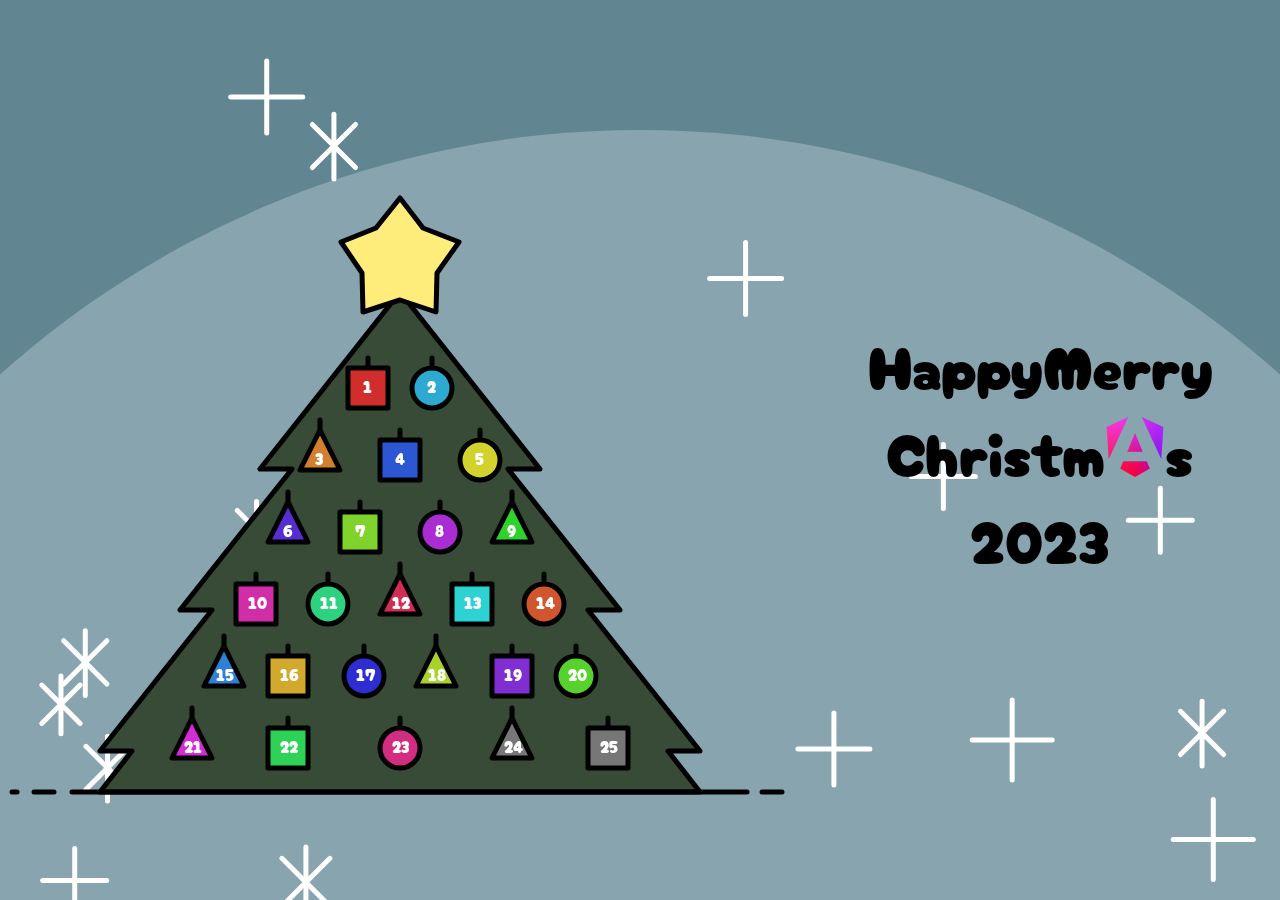
<file: browser/index.html>
<!DOCTYPE html><html lang="en" data-critters-container><head>
    <meta charset="utf-8">
    <title>Happy Merry Christmas! - Angular Advent Calendar 2023</title>
    <base href="/">
    <meta name="viewport" content="width=device-width, initial-scale=1">
    <link rel="icon" type="image/x-icon" href="favicon.ico">
  <style>@import"https://fonts.googleapis.com/css2?family=Cherry+Bomb+One&display=swap";html{font-family:Cherry Bomb One,cursive;box-sizing:border-box}html,body{margin:0;padding:0;height:100%}
</style><link rel="stylesheet" href="styles-BZAP3635.css" media="print" onload="this.media='all'"><noscript><link rel="stylesheet" href="styles-BZAP3635.css"></noscript><link rel="preload" href="https://fonts.googleapis.com/css2?family=Cherry+Bomb+One&amp;display=swap" as="style"><style ng-app-id="ng">[_nghost-ng-c3567031373]{width:100%;height:100%;position:relative}.main[_ngcontent-ng-c3567031373]{height:100%;display:flex;justify-content:center;align-items:center;position:relative;flex-direction:column}@media (min-width: 1200px){.main[_ngcontent-ng-c3567031373]{flex-direction:row}}</style><style ng-app-id="ng">[_nghost-ng-c1911143193]{display:flex;height:100%;width:100%;align-items:center;justify-content:center}.path[_ngcontent-ng-c1911143193]{fill:none;paint-order:fill markers stroke;stroke-linecap:round;stroke-linejoin:round;stroke-width:5;stroke:#000}.tree[_ngcontent-ng-c1911143193]{fill:#374b37}.star[_ngcontent-ng-c1911143193]{fill:#ffed7b;cursor:pointer}</style><style ng-app-id="ng">[_nghost-ng-c2914300643]{display:block;text-align:center;margin:2rem;font-size:60px}.keep-break-word[_ngcontent-ng-c2914300643]{word-break:keep-all}</style><style ng-app-id="ng">[_nghost-ng-c545840625]{position:fixed;top:0;left:0;z-index:-1;height:100vh;width:100vw;overflow:hidden}svg[_ngcontent-ng-c545840625]{width:100%;height:100%}g[_ngcontent-ng-c545840625]{fill:none;paint-order:fill markers stroke;stroke-linecap:round;stroke-linejoin:round;stroke-width:5;stroke:#fff}#background[_ngcontent-ng-c545840625]{stroke:none}#star[_ngcontent-ng-c545840625]   path[_ngcontent-ng-c545840625], #asterisk[_ngcontent-ng-c545840625]   path[_ngcontent-ng-c545840625]{stroke:#fff}</style><style ng-app-id="ng">.connector[_ngcontent-ng-c1810699050], .body[_ngcontent-ng-c1810699050]{stroke-width:5;stroke:#000}.connector[_ngcontent-ng-c1810699050]{stroke-linecap:round}.body[_ngcontent-ng-c1810699050]{paint-order:fill markers stroke;stroke-linecap:round;stroke-linejoin:round}[_nghost-ng-c1810699050]{cursor:pointer}.day[_ngcontent-ng-c1810699050]{fill:#fff}.disabled[_nghost-ng-c1810699050]{cursor:not-allowed}</style><link _ngcontent-ng-c2914300643 as="image" href="/assets/angular_gradient.png" rel="preload" fetchpriority="high"></head>
  <body><!--nghm-->
    <app-root _nghost-ng-c3567031373 ng-version="17.0.8" ngh="4" ng-server-context="ssg"><main _ngcontent-ng-c3567031373 class="main"><app-tree _ngcontent-ng-c3567031373 _nghost-ng-c1911143193 ngh="3"><svg _ngcontent-ng-c1911143193="" width="800" height="800" viewBox="0 0 800 600" version="1.1" xmlns="http://www.w3.org/2000/svg" xmlns:svg="http://www.w3.org/2000/svg"><path _ngcontent-ng-c1911143193="" d="M 400,142 260,319 h 32 L 180,460 h 32 L 100,601 H 132 l -32,41 h 600 l -32,-41 h 32 L 588,460 h 32 L 508,319 H 540 Z" class="path tree"/><path _ngcontent-ng-c1911143193="" d="M 400,48 423,78 459,92 437,123 436,162 400,150 363,162 362,123 341,92 376,78 Z" class="path star"/><path _ngcontent-ng-c1911143193="" d="M 72,642 H 747" class="path ground"/><path _ngcontent-ng-c1911143193="" d="M 34,642 H 54" class="path ground"/><path _ngcontent-ng-c1911143193="" d="m 12,642 h 5" class="path ground"/><path _ngcontent-ng-c1911143193="" d="m 762,642 h 20" class="path ground"/><g _ngcontent-ng-c1911143193="" app-ornament="" _nghost-ng-c1810699050="" class="" ngh="0"><path _ngcontent-ng-c1810699050="" class="connector" d="m 368,208 v 10"/><rect _ngcontent-ng-c1810699050="" width="40" height="40" class="body" fill="hsl(0, 65%, 50%)" x="348" y="218"/><!----><!----><!----><text _ngcontent-ng-c1810699050="" class="day" x="363" y="243"> 1
</text></g><g _ngcontent-ng-c1911143193="" app-ornament="" _nghost-ng-c1810699050="" class="" ngh="1"><path _ngcontent-ng-c1810699050="" class="connector" d="m 432,208 v 10"/><circle _ngcontent-ng-c1810699050="" r="20" class="body" fill="hsl(195, 65%, 50%)" cx="432" cy="238"/><!----><!----><!----><text _ngcontent-ng-c1810699050="" class="day" x="427" y="243"> 2
</text></g><g _ngcontent-ng-c1911143193="" app-ornament="" _nghost-ng-c1810699050="" class="" ngh="2"><path _ngcontent-ng-c1810699050="" class="connector" d="m 320,270 v 10"/><polygon _ngcontent-ng-c1810699050="" class="body" points="
        320,280
        300,320
        340,320
      " fill="hsl(390, 65%, 50%)"/><!----><!----><!----><text _ngcontent-ng-c1810699050="" class="day" x="315" y="315"> 3
</text></g><g _ngcontent-ng-c1911143193="" app-ornament="" _nghost-ng-c1810699050="" class="" ngh="0"><path _ngcontent-ng-c1810699050="" class="connector" d="m 400,280 v 10"/><rect _ngcontent-ng-c1810699050="" width="40" height="40" class="body" fill="hsl(585, 65%, 50%)" x="380" y="290"/><!----><!----><!----><text _ngcontent-ng-c1810699050="" class="day" x="395" y="315"> 4
</text></g><g _ngcontent-ng-c1911143193="" app-ornament="" _nghost-ng-c1810699050="" class="" ngh="1"><path _ngcontent-ng-c1810699050="" class="connector" d="m 480,280 v 10"/><circle _ngcontent-ng-c1810699050="" r="20" class="body" fill="hsl(780, 65%, 50%)" cx="480" cy="310"/><!----><!----><!----><text _ngcontent-ng-c1810699050="" class="day" x="475" y="315"> 5
</text></g><g _ngcontent-ng-c1911143193="" app-ornament="" _nghost-ng-c1810699050="" class="" ngh="2"><path _ngcontent-ng-c1810699050="" class="connector" d="m 288,342 v 10"/><polygon _ngcontent-ng-c1810699050="" class="body" points="
        288,352
        268,392
        308,392
      " fill="hsl(975, 65%, 50%)"/><!----><!----><!----><text _ngcontent-ng-c1810699050="" class="day" x="283" y="387"> 6
</text></g><g _ngcontent-ng-c1911143193="" app-ornament="" _nghost-ng-c1810699050="" class="" ngh="0"><path _ngcontent-ng-c1810699050="" class="connector" d="m 360,352 v 10"/><rect _ngcontent-ng-c1810699050="" width="40" height="40" class="body" fill="hsl(1170, 65%, 50%)" x="340" y="362"/><!----><!----><!----><text _ngcontent-ng-c1810699050="" class="day" x="355" y="387"> 7
</text></g><g _ngcontent-ng-c1911143193="" app-ornament="" _nghost-ng-c1810699050="" class="" ngh="1"><path _ngcontent-ng-c1810699050="" class="connector" d="m 440,352 v 10"/><circle _ngcontent-ng-c1810699050="" r="20" class="body" fill="hsl(1365, 65%, 50%)" cx="440" cy="382"/><!----><!----><!----><text _ngcontent-ng-c1810699050="" class="day" x="435" y="387"> 8
</text></g><g _ngcontent-ng-c1911143193="" app-ornament="" _nghost-ng-c1810699050="" class="" ngh="2"><path _ngcontent-ng-c1810699050="" class="connector" d="m 512,342 v 10"/><polygon _ngcontent-ng-c1810699050="" class="body" points="
        512,352
        492,392
        532,392
      " fill="hsl(1560, 65%, 50%)"/><!----><!----><!----><text _ngcontent-ng-c1810699050="" class="day" x="507" y="387"> 9
</text></g><g _ngcontent-ng-c1911143193="" app-ornament="" _nghost-ng-c1810699050="" class="" ngh="0"><path _ngcontent-ng-c1810699050="" class="connector" d="m 256,424 v 10"/><rect _ngcontent-ng-c1810699050="" width="40" height="40" class="body" fill="hsl(1755, 65%, 50%)" x="236" y="434"/><!----><!----><!----><text _ngcontent-ng-c1810699050="" class="day" x="248" y="459"> 10
</text></g><g _ngcontent-ng-c1911143193="" app-ornament="" _nghost-ng-c1810699050="" class="" ngh="1"><path _ngcontent-ng-c1810699050="" class="connector" d="m 328,424 v 10"/><circle _ngcontent-ng-c1810699050="" r="20" class="body" fill="hsl(1950, 65%, 50%)" cx="328" cy="454"/><!----><!----><!----><text _ngcontent-ng-c1810699050="" class="day" x="320" y="459"> 11
</text></g><g _ngcontent-ng-c1911143193="" app-ornament="" _nghost-ng-c1810699050="" class="" ngh="2"><path _ngcontent-ng-c1810699050="" class="connector" d="m 400,414 v 10"/><polygon _ngcontent-ng-c1810699050="" class="body" points="
        400,424
        380,464
        420,464
      " fill="hsl(2145, 65%, 50%)"/><!----><!----><!----><text _ngcontent-ng-c1810699050="" class="day" x="392" y="459"> 12
</text></g><g _ngcontent-ng-c1911143193="" app-ornament="" _nghost-ng-c1810699050="" class="" ngh="0"><path _ngcontent-ng-c1810699050="" class="connector" d="m 472,424 v 10"/><rect _ngcontent-ng-c1810699050="" width="40" height="40" class="body" fill="hsl(2340, 65%, 50%)" x="452" y="434"/><!----><!----><!----><text _ngcontent-ng-c1810699050="" class="day" x="464" y="459"> 13
</text></g><g _ngcontent-ng-c1911143193="" app-ornament="" _nghost-ng-c1810699050="" class="" ngh="1"><path _ngcontent-ng-c1810699050="" class="connector" d="m 544,424 v 10"/><circle _ngcontent-ng-c1810699050="" r="20" class="body" fill="hsl(2535, 65%, 50%)" cx="544" cy="454"/><!----><!----><!----><text _ngcontent-ng-c1810699050="" class="day" x="536" y="459"> 14
</text></g><g _ngcontent-ng-c1911143193="" app-ornament="" _nghost-ng-c1810699050="" class="" ngh="2"><path _ngcontent-ng-c1810699050="" class="connector" d="m 224,486 v 10"/><polygon _ngcontent-ng-c1810699050="" class="body" points="
        224,496
        204,536
        244,536
      " fill="hsl(2730, 65%, 50%)"/><!----><!----><!----><text _ngcontent-ng-c1810699050="" class="day" x="216" y="531"> 15
</text></g><g _ngcontent-ng-c1911143193="" app-ornament="" _nghost-ng-c1810699050="" class="" ngh="0"><path _ngcontent-ng-c1810699050="" class="connector" d="m 288,496 v 10"/><rect _ngcontent-ng-c1810699050="" width="40" height="40" class="body" fill="hsl(2925, 65%, 50%)" x="268" y="506"/><!----><!----><!----><text _ngcontent-ng-c1810699050="" class="day" x="280" y="531"> 16
</text></g><g _ngcontent-ng-c1911143193="" app-ornament="" _nghost-ng-c1810699050="" class="" ngh="1"><path _ngcontent-ng-c1810699050="" class="connector" d="m 364,496 v 10"/><circle _ngcontent-ng-c1810699050="" r="20" class="body" fill="hsl(3120, 65%, 50%)" cx="364" cy="526"/><!----><!----><!----><text _ngcontent-ng-c1810699050="" class="day" x="356" y="531"> 17
</text></g><g _ngcontent-ng-c1911143193="" app-ornament="" _nghost-ng-c1810699050="" class="" ngh="2"><path _ngcontent-ng-c1810699050="" class="connector" d="m 436,486 v 10"/><polygon _ngcontent-ng-c1810699050="" class="body" points="
        436,496
        416,536
        456,536
      " fill="hsl(3315, 65%, 50%)"/><!----><!----><!----><text _ngcontent-ng-c1810699050="" class="day" x="428" y="531"> 18
</text></g><g _ngcontent-ng-c1911143193="" app-ornament="" _nghost-ng-c1810699050="" class="" ngh="0"><path _ngcontent-ng-c1810699050="" class="connector" d="m 512,496 v 10"/><rect _ngcontent-ng-c1810699050="" width="40" height="40" class="body" fill="hsl(3510, 65%, 50%)" x="492" y="506"/><!----><!----><!----><text _ngcontent-ng-c1810699050="" class="day" x="504" y="531"> 19
</text></g><g _ngcontent-ng-c1911143193="" app-ornament="" _nghost-ng-c1810699050="" class="" ngh="1"><path _ngcontent-ng-c1810699050="" class="connector" d="m 576,496 v 10"/><circle _ngcontent-ng-c1810699050="" r="20" class="body" fill="hsl(3705, 65%, 50%)" cx="576" cy="526"/><!----><!----><!----><text _ngcontent-ng-c1810699050="" class="day" x="568" y="531"> 20
</text></g><g _ngcontent-ng-c1911143193="" app-ornament="" _nghost-ng-c1810699050="" class="" ngh="2"><path _ngcontent-ng-c1810699050="" class="connector" d="m 192,558 v 10"/><polygon _ngcontent-ng-c1810699050="" class="body" points="
        192,568
        172,608
        212,608
      " fill="hsl(3900, 65%, 50%)"/><!----><!----><!----><text _ngcontent-ng-c1810699050="" class="day" x="184" y="603"> 21
</text></g><g _ngcontent-ng-c1911143193="" app-ornament="" _nghost-ng-c1810699050="" class="" ngh="0"><path _ngcontent-ng-c1810699050="" class="connector" d="m 288,568 v 10"/><rect _ngcontent-ng-c1810699050="" width="40" height="40" class="body" fill="hsl(4095, 65%, 50%)" x="268" y="578"/><!----><!----><!----><text _ngcontent-ng-c1810699050="" class="day" x="280" y="603"> 22
</text></g><g _ngcontent-ng-c1911143193="" app-ornament="" _nghost-ng-c1810699050="" class="" ngh="1"><path _ngcontent-ng-c1810699050="" class="connector" d="m 400,568 v 10"/><circle _ngcontent-ng-c1810699050="" r="20" class="body" fill="hsl(4290, 65%, 50%)" cx="400" cy="598"/><!----><!----><!----><text _ngcontent-ng-c1810699050="" class="day" x="392" y="603"> 23
</text></g><g _ngcontent-ng-c1911143193="" app-ornament="" _nghost-ng-c1810699050="" class="disabled" ngh="2"><path _ngcontent-ng-c1810699050="" class="connector" d="m 512,558 v 10"/><polygon _ngcontent-ng-c1810699050="" class="body" points="
        512,568
        492,608
        532,608
      " fill="#777"/><!----><!----><!----><text _ngcontent-ng-c1810699050="" class="day" x="504" y="603"> 24
</text></g><g _ngcontent-ng-c1911143193="" app-ornament="" _nghost-ng-c1810699050="" class="disabled" ngh="0"><path _ngcontent-ng-c1810699050="" class="connector" d="m 608,568 v 10"/><rect _ngcontent-ng-c1810699050="" width="40" height="40" class="body" fill="#777" x="588" y="578"/><!----><!----><!----><text _ngcontent-ng-c1810699050="" class="day" x="600" y="603"> 25
</text></g><!----></svg></app-tree><app-title _ngcontent-ng-c3567031373 _nghost-ng-c2914300643 ngh="4"><span _ngcontent-ng-c2914300643 class="keep-break-word">Happy</span><span _ngcontent-ng-c2914300643 class="keep-break-word">Merry</span><span _ngcontent-ng-c2914300643 class="keep-break-word"> Christm<a _ngcontent-ng-c2914300643 href="https://angular.dev" rel="noopener noreferrer"><img _ngcontent-ng-c2914300643 priority ngsrc="/assets/angular_gradient.png" alt="Angular Logo" width="60" height="60" loading="eager" fetchpriority="high" ng-img="true" src="/assets/angular_gradient.png"></a>s
</span><span _ngcontent-ng-c2914300643 class="keep-break-word">2023</span></app-title></main><app-background _ngcontent-ng-c3567031373 _nghost-ng-c545840625 ngh="5"><svg _ngcontent-ng-c545840625="" version="1.1" xmlns="http://www.w3.org/2000/svg" preserveAspectRatio="xMidYMid slice" viewBox="0 0 800 800"><defs _ngcontent-ng-c545840625=""><g _ngcontent-ng-c545840625="" id="star"><path _ngcontent-ng-c545840625="" d="M -25,25 h 50" vector-effect="non-scaling-stroke"/><path _ngcontent-ng-c545840625="" d="M 0,0 v 50" vector-effect="non-scaling-stroke"/></g><g _ngcontent-ng-c545840625="" id="asterisk"><path _ngcontent-ng-c545840625="" d="m 0,3 v 45" vector-effect="non-scaling-stroke"/><path _ngcontent-ng-c545840625="" d="m 15,10 -30,30" vector-effect="non-scaling-stroke"/><path _ngcontent-ng-c545840625="" d="m -15,10 30,30" vector-effect="non-scaling-stroke"/></g></defs><g _ngcontent-ng-c545840625="" id="background"><rect _ngcontent-ng-c545840625="" width="800" height="800" x="0" y="0" style="fill: #628592;"/><circle _ngcontent-ng-c545840625="" cx="400" cy="800" r="600" style="fill: #87a4af;"/></g><use _ngcontent-ng-c545840625="" href="#asterisk" transform="translate(111.1 439.3) scale(0.8)"/><use _ngcontent-ng-c545840625="" href="#asterisk" transform="translate(194.6 18.1) scale(0.9)"/><use _ngcontent-ng-c545840625="" href="#asterisk" transform="translate(102.9 464.8) scale(1.0)"/><use _ngcontent-ng-c545840625="" href="#asterisk" transform="translate(688.5 6.9) scale(1.0)"/><use _ngcontent-ng-c545840625="" href="#asterisk" transform="translate(63.1 354.8) scale(0.9)"/><use _ngcontent-ng-c545840625="" href="#asterisk" transform="translate(336.4 538.3) scale(0.9)"/><use _ngcontent-ng-c545840625="" href="#asterisk" transform="translate(378.8 103.4) scale(1.0)"/><use _ngcontent-ng-c545840625="" href="#asterisk" transform="translate(658.4 283.5) scale(0.9)"/><use _ngcontent-ng-c545840625="" href="#asterisk" transform="translate(443.1 642.9) scale(0.8)"/><use _ngcontent-ng-c545840625="" href="#asterisk" transform="translate(394.1 348.7) scale(0.9)"/><use _ngcontent-ng-c545840625="" href="#asterisk" transform="translate(656.4 491.6) scale(0.8)"/><use _ngcontent-ng-c545840625="" href="#asterisk" transform="translate(89.0 772.6) scale(0.8)"/><!----><use _ngcontent-ng-c545840625="" href="#star" transform="translate(38.6 254.1) scale(0.8)"/><use _ngcontent-ng-c545840625="" href="#star" transform="translate(584.0 416.7) scale(0.9)"/><use _ngcontent-ng-c545840625="" href="#star" transform="translate(686.4 74.8) scale(0.9)"/><use _ngcontent-ng-c545840625="" href="#star" transform="translate(702.7 351.7) scale(1.0)"/><use _ngcontent-ng-c545840625="" href="#star" transform="translate(244.6 0.6) scale(1.0)"/><use _ngcontent-ng-c545840625="" href="#star" transform="translate(181.9 436.7) scale(0.9)"/><use _ngcontent-ng-c545840625="" href="#star" transform="translate(581.2 313.0) scale(0.8)"/><use _ngcontent-ng-c545840625="" href="#star" transform="translate(229.8 592.0) scale(0.8)"/><use _ngcontent-ng-c545840625="" href="#star" transform="translate(409.1 305.4) scale(0.8)"/><use _ngcontent-ng-c545840625="" href="#star" transform="translate(596.6 246.7) scale(0.8)"/><use _ngcontent-ng-c545840625="" href="#star" transform="translate(397.4 493.1) scale(0.8)"/><use _ngcontent-ng-c545840625="" href="#star" transform="translate(602.6 662.9) scale(0.8)"/><!----></svg></app-background></app-root>
  <script src="polyfills-LZBJRJJE.js" type="module"></script><script src="main-ANAC4H37.js" type="module"></script>

<script id="ng-state" type="application/json">{"__nghData__":[{"t":{"0":"t1","1":"t2","2":"t3"},"c":{"0":[{"i":"t2","r":2}],"1":[],"2":[]}},{"t":{"0":"t1","1":"t2","2":"t3"},"c":{"0":[{"i":"t1","r":2}],"1":[],"2":[]}},{"t":{"0":"t1","1":"t2","2":"t3"},"c":{"0":[{"i":"t3","r":2}],"1":[],"2":[]}},{"t":{"8":"t0"},"c":{"8":[{"i":"t0","r":1,"x":25}]}},{},{"t":{"13":"t4","15":"t5"},"c":{"13":[{"i":"t4","r":1,"x":12}],"15":[{"i":"t5","r":1,"x":12}]}}]}</script></body></html>
</file>
<file: browser/styles-BZAP3635.css>
@import"https://fonts.googleapis.com/css2?family=Cherry+Bomb+One&display=swap";.cdk-overlay-container,.cdk-global-overlay-wrapper{pointer-events:none;top:0;left:0;height:100%;width:100%}.cdk-overlay-container{position:fixed;z-index:1000}.cdk-overlay-container:empty{display:none}.cdk-global-overlay-wrapper{display:flex;position:absolute;z-index:1000}.cdk-overlay-pane{position:absolute;pointer-events:auto;box-sizing:border-box;z-index:1000;display:flex;max-width:100%;max-height:100%}.cdk-overlay-backdrop{position:absolute;inset:0;z-index:1000;pointer-events:auto;-webkit-tap-highlight-color:rgba(0,0,0,0);transition:opacity .4s cubic-bezier(.25,.8,.25,1);opacity:0}.cdk-overlay-backdrop.cdk-overlay-backdrop-showing{opacity:1}.cdk-high-contrast-active .cdk-overlay-backdrop.cdk-overlay-backdrop-showing{opacity:.6}.cdk-overlay-dark-backdrop{background:rgba(0,0,0,.32)}.cdk-overlay-transparent-backdrop{transition:visibility 1ms linear,opacity 1ms linear;visibility:hidden;opacity:1}.cdk-overlay-transparent-backdrop.cdk-overlay-backdrop-showing{opacity:0;visibility:visible}.cdk-overlay-backdrop-noop-animation{transition:none}.cdk-overlay-connected-position-bounding-box{position:absolute;z-index:1000;display:flex;flex-direction:column;min-width:1px;min-height:1px}.cdk-global-scrollblock{position:fixed;width:100%;overflow-y:scroll}html{font-family:Cherry Bomb One,cursive;box-sizing:border-box}html,body{margin:0;padding:0;height:100%}
</file>
